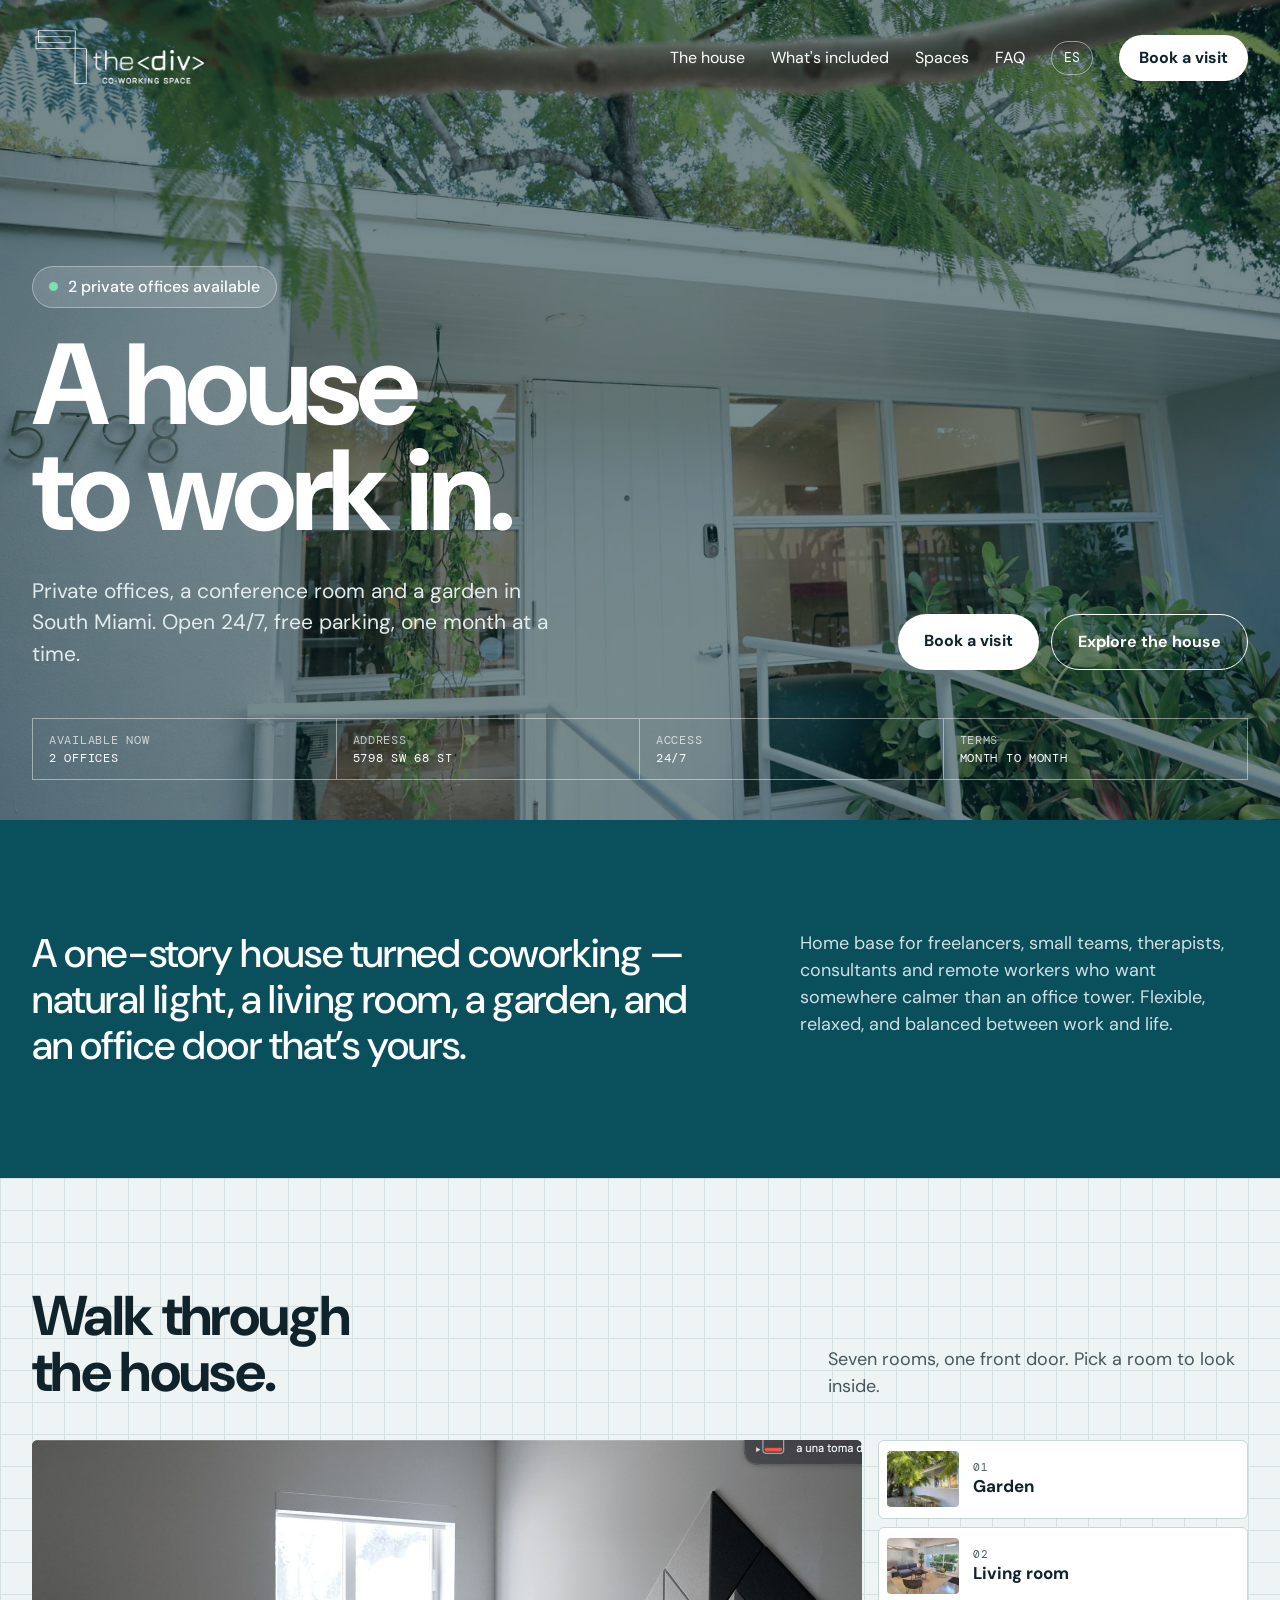
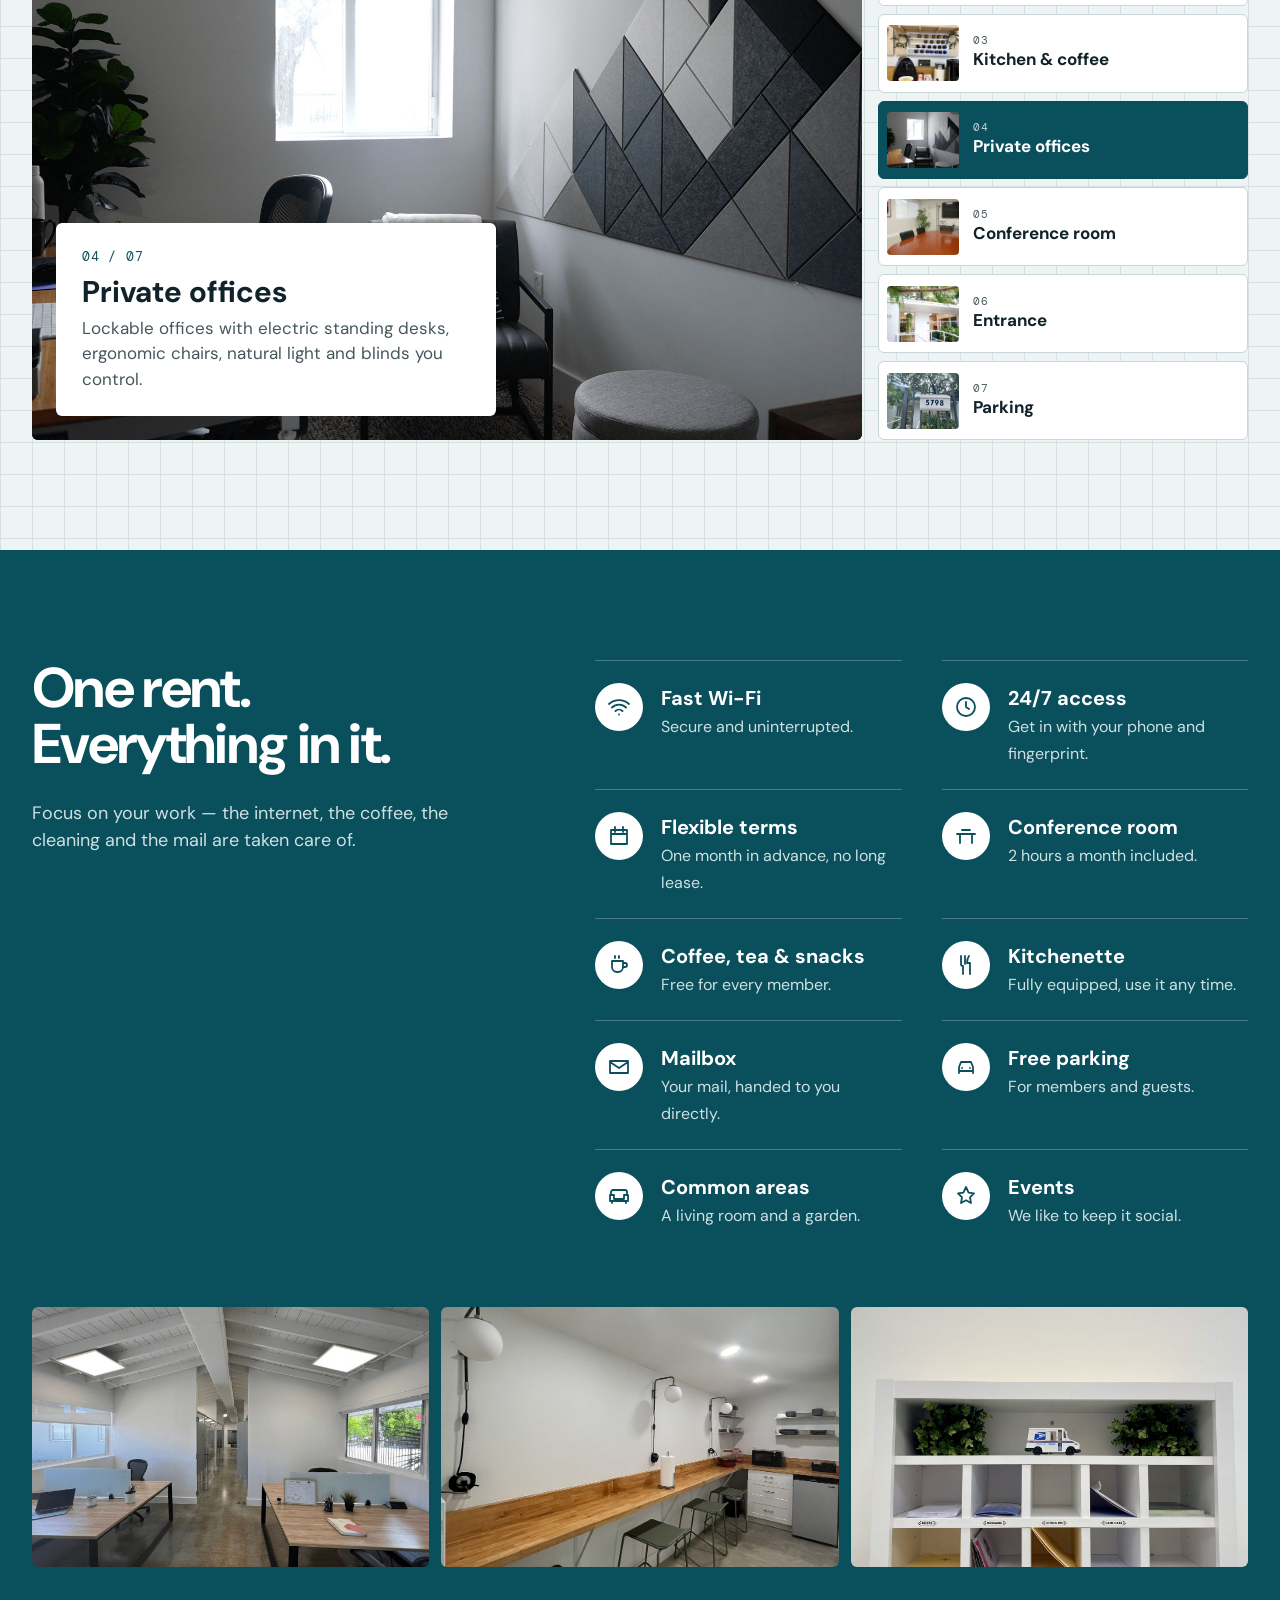
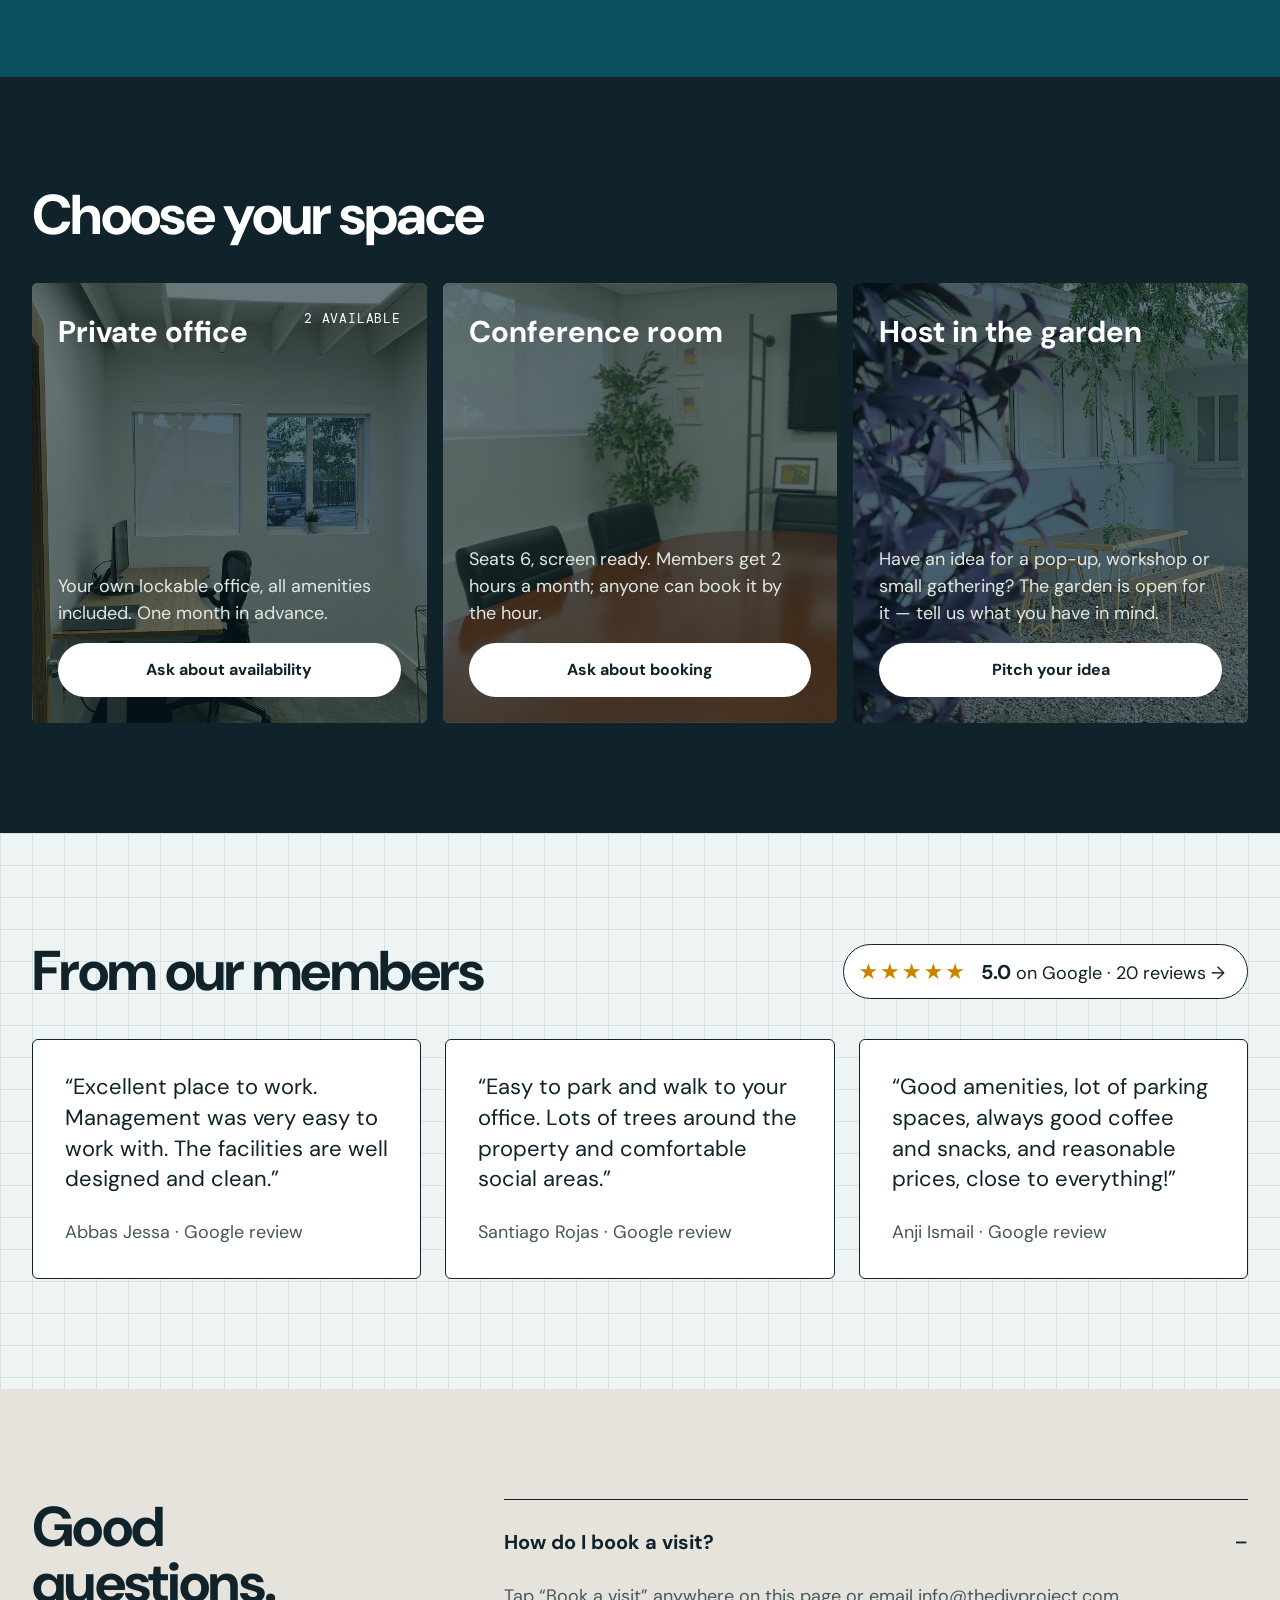
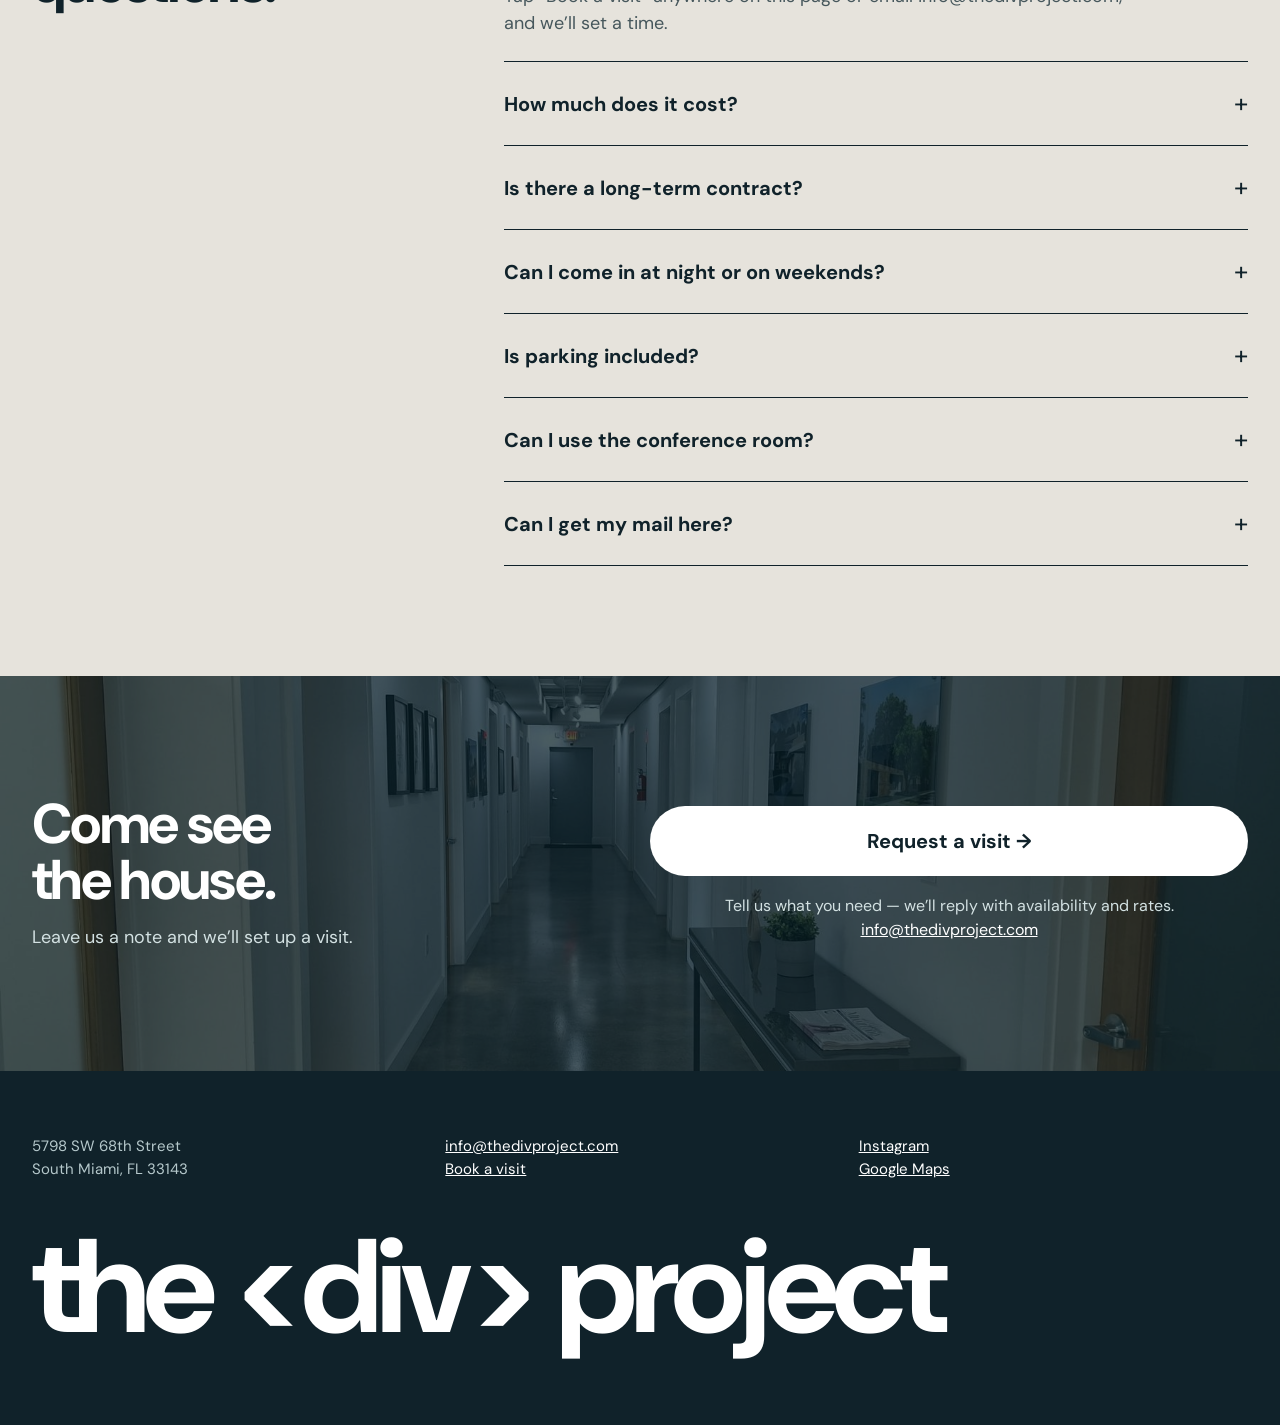
<file: docs/index.html>
<!doctype html>
<html lang="en">
<head>
<meta charset="utf-8">
<meta name="viewport" content="width=device-width, initial-scale=1">
<title>The Div Project — Coworking & private offices in South Miami</title>
<meta name="description" content="A one-story house turned coworking in South Miami: private offices, a conference room and a garden. Open 24/7, free parking, month-to-month terms.">
<link rel="canonical" href="https://www.thedivproject.com/">
<link rel="alternate" hreflang="en" href="https://www.thedivproject.com/">
<link rel="alternate" hreflang="es" href="https://www.thedivproject.com/es/">
<link rel="alternate" hreflang="x-default" href="https://www.thedivproject.com/">
<meta property="og:type" content="website">
<meta property="og:title" content="The Div Project — Coworking &amp; private offices in South Miami">
<meta property="og:description" content="A one-story house turned coworking in South Miami: private offices, a conference room and a garden. Open 24/7, free parking, month-to-month terms.">
<meta property="og:image" content="https://www.thedivproject.com/assets/og.jpg">
<meta property="og:image:width" content="1200">
<meta property="og:image:height" content="630">
<meta property="og:site_name" content="The Div Project">
<meta property="og:locale" content="en_US">
<meta name="twitter:card" content="summary_large_image">
<meta property="og:url" content="https://www.thedivproject.com/">
<meta name="theme-color" content="#0A4F5C">
<link rel="icon" href="assets/favicon.svg" type="image/svg+xml">
<link rel="preconnect" href="https://fonts.googleapis.com"><link rel="preconnect" href="https://fonts.gstatic.com" crossorigin>
<link href="https://fonts.googleapis.com/css2?family=DM+Sans:opsz,wght@9..40,400;9..40,500;9..40,700&amp;family=DM+Mono:wght@400;500&amp;display=swap" rel="stylesheet">
<link rel="stylesheet" href="assets/style.css">
<script type="application/ld+json">{"@context": "https://schema.org", "@type": "LocalBusiness", "name": "The Div Project", "description": "A one-story house turned coworking in South Miami: private offices, a conference room and a garden. Open 24/7, free parking, month-to-month terms.", "url": "https://www.thedivproject.com/", "email": "info@thedivproject.com", "image": "https://www.thedivproject.com/assets/hero.jpg", "address": {"@type": "PostalAddress", "streetAddress": "5798 SW 68th Street", "addressLocality": "South Miami", "addressRegion": "FL", "postalCode": "33143", "addressCountry": "US"}, "geo": {"@type": "GeoCoordinates", "latitude": 25.7078767, "longitude": -80.2873787}, "openingHours": "Mo-Su 00:00-23:59", "sameAs": ["https://www.instagram.com/thedivproject/"], "aggregateRating": {"@type": "AggregateRating", "ratingValue": "5.0", "reviewCount": "20"}}</script>
</head>
<body>
<a class="skip" href="#main">Skip to content</a>
<header class="hero" style="background-image:url(assets/hero.jpg)">
<div class="scrim"></div>
<nav class="wrap nav" aria-label="Main">
<a href="./" class="logo"><img src="assets/logo.png" alt="the div project" width="219" height="80"></a>
<div class="links"><a href="#house">The house</a><a href="#included">What's included</a><a href="#spaces">Spaces</a><a href="#faq">FAQ</a>
<a class="lang" href="es/" hreflang="es" lang="es">ES</a>
<a class="btn light sm" data-cta href="mailto:info@thedivproject.com?subject=Visit%20request%20—%20The%20Div&amp;body=Hi!%20I%20would%20like%20to%20schedule%20a%20visit%20to%20The%20Div.%0D%0A%0D%0AName:%0D%0AWhat%20I%20need%20(office%20/%20conference%20room%20/%20other):%0D%0APreferred%20dates:%0D%0A">Book a visit</a></div>
</nav>
<div class="wrap hero-body">
<p class="badge"><i aria-hidden="true"></i>2 private offices available</p>
<h1>A house<br>to work in.</h1>
<div class="hero-row"><p>Private offices, a conference room and a garden in South Miami. Open 24/7, free parking, one month at a time.</p>
<div class="btns"><a class="btn light" data-cta href="mailto:info@thedivproject.com?subject=Visit%20request%20—%20The%20Div&amp;body=Hi!%20I%20would%20like%20to%20schedule%20a%20visit%20to%20The%20Div.%0D%0A%0D%0AName:%0D%0AWhat%20I%20need%20(office%20/%20conference%20room%20/%20other):%0D%0APreferred%20dates:%0D%0A">Book a visit</a><a class="btn ghost" href="#house">Explore the house</a></div></div>
<div class="strip mono"><div><span>Available now</span>2 offices</div><div><span>Address</span>5798 SW 68 St</div><div><span>Access</span>24/7</div><div><span>Terms</span>Month to month</div></div>
</div>
</header>
<main id="main">
<section class="teal"><div class="wrap intro"><h2>A one-story house turned coworking — natural light, a living room, a garden, and an office door that’s yours.</h2><p>Home base for freelancers, small teams, therapists, consultants and remote workers who want somewhere calmer than an office tower. Flexible, relaxed, and balanced between work and life.</p></div></section>

<section id="house" class="bp"><div class="wrap pad">
<div class="head"><h2 class="big">Walk through<br>the house.</h2><p>Seven rooms, one front door. Pick a room to look inside.</p></div>
<div class="tour">
<div class="tour-view"><img id="tourImg" src="assets/office.jpg" alt="Private offices">
<div class="tour-card"><span class="mono" id="tourCode">04 / 07</span><h3 id="tourName">Private offices</h3><p id="tourDesc">Lockable offices with electric standing desks, ergonomic chairs, natural light and blinds you control.</p></div></div>
<div class="rooms" role="group" aria-label="Room"><button type="button" class="room" data-i="0" aria-pressed="false"><img src="assets/garden2.jpg" alt="" loading="lazy" width="72" height="56"><span><small>01</small>Garden</span></button><button type="button" class="room" data-i="1" aria-pressed="false"><img src="assets/living.jpg" alt="" loading="lazy" width="72" height="56"><span><small>02</small>Living room</span></button><button type="button" class="room" data-i="2" aria-pressed="false"><img src="assets/coffee.jpg" alt="" loading="lazy" width="72" height="56"><span><small>03</small>Kitchen & coffee</span></button><button type="button" class="room on" data-i="3" aria-pressed="true"><img src="assets/office.jpg" alt="" loading="lazy" width="72" height="56"><span><small>04</small>Private offices</span></button><button type="button" class="room" data-i="4" aria-pressed="false"><img src="assets/conf.jpg" alt="" loading="lazy" width="72" height="56"><span><small>05</small>Conference room</span></button><button type="button" class="room" data-i="5" aria-pressed="false"><img src="assets/hero.jpg" alt="" loading="lazy" width="72" height="56"><span><small>06</small>Entrance</span></button><button type="button" class="room" data-i="6" aria-pressed="false"><img src="assets/sign.jpg" alt="" loading="lazy" width="72" height="56"><span><small>07</small>Parking</span></button></div>
</div></div></section>

<section id="included" class="teal"><div class="wrap pad inc">
<div class="inc-head"><h2 class="big">One rent.<br>Everything in it.</h2><p>Focus on your work — the internet, the coffee, the cleaning and the mail are taken care of.</p></div>
<ul class="items"><li><span class="ic"><svg width="24" height="24" viewBox="0 0 24 24" fill="none" stroke="currentColor" stroke-width="1.8" stroke-linecap="round" stroke-linejoin="round" aria-hidden="true"><path d="M2 9a15 15 0 0 1 20 0M5 12.5a10 10 0 0 1 14 0M8.5 16a5 5 0 0 1 7 0M12 19.5h.01"/></svg></span><div><b>Fast Wi-Fi</b><span>Secure and uninterrupted.</span></div></li><li><span class="ic"><svg width="24" height="24" viewBox="0 0 24 24" fill="none" stroke="currentColor" stroke-width="1.8" stroke-linecap="round" stroke-linejoin="round" aria-hidden="true"><path d="M12 3a9 9 0 1 0 0 18a9 9 0 1 0 0-18M12 7v5l3 2"/></svg></span><div><b>24/7 access</b><span>Get in with your phone and fingerprint.</span></div></li><li><span class="ic"><svg width="24" height="24" viewBox="0 0 24 24" fill="none" stroke="currentColor" stroke-width="1.8" stroke-linecap="round" stroke-linejoin="round" aria-hidden="true"><path d="M4 6h16v14H4zM4 10h16M8 3v5M16 3v5"/></svg></span><div><b>Flexible terms</b><span>One month in advance, no long lease.</span></div></li><li><span class="ic"><svg width="24" height="24" viewBox="0 0 24 24" fill="none" stroke="currentColor" stroke-width="1.8" stroke-linecap="round" stroke-linejoin="round" aria-hidden="true"><path d="M3 10h18M6 10v9M18 10v9M8 6h8"/></svg></span><div><b>Conference room</b><span>2 hours a month included.</span></div></li><li><span class="ic"><svg width="24" height="24" viewBox="0 0 24 24" fill="none" stroke="currentColor" stroke-width="1.8" stroke-linecap="round" stroke-linejoin="round" aria-hidden="true"><path d="M5 8h11v6a5 5 0 0 1-5 5h-1a5 5 0 0 1-5-5zM16 10h2a2 2 0 0 1 0 4h-2M8 3v2M12 3v2"/></svg></span><div><b>Coffee, tea & snacks</b><span>Free for every member.</span></div></li><li><span class="ic"><svg width="24" height="24" viewBox="0 0 24 24" fill="none" stroke="currentColor" stroke-width="1.8" stroke-linecap="round" stroke-linejoin="round" aria-hidden="true"><path d="M7 3v8a2 2 0 0 0 2 2v8M11 3v8M15 3c-1.5 2-2 4-2 7h3v11"/></svg></span><div><b>Kitchenette</b><span>Fully equipped, use it any time.</span></div></li><li><span class="ic"><svg width="24" height="24" viewBox="0 0 24 24" fill="none" stroke="currentColor" stroke-width="1.8" stroke-linecap="round" stroke-linejoin="round" aria-hidden="true"><path d="M3 6h18v12H3zM3 7l9 6l9-6"/></svg></span><div><b>Mailbox</b><span>Your mail, handed to you directly.</span></div></li><li><span class="ic"><svg width="24" height="24" viewBox="0 0 24 24" fill="none" stroke="currentColor" stroke-width="1.8" stroke-linecap="round" stroke-linejoin="round" aria-hidden="true"><path d="M5 16v-4l2-5h10l2 5v4zM5 16v2M19 16v2M8 13h.01M16 13h.01"/></svg></span><div><b>Free parking</b><span>For members and guests.</span></div></li><li><span class="ic"><svg width="24" height="24" viewBox="0 0 24 24" fill="none" stroke="currentColor" stroke-width="1.8" stroke-linecap="round" stroke-linejoin="round" aria-hidden="true"><path d="M4 11V8a2 2 0 0 1 2-2h12a2 2 0 0 1 2 2v3M3 11h4v4h10v-4h4v6H3zM5 17v2M19 17v2"/></svg></span><div><b>Common areas</b><span>A living room and a garden.</span></div></li><li><span class="ic"><svg width="24" height="24" viewBox="0 0 24 24" fill="none" stroke="currentColor" stroke-width="1.8" stroke-linecap="round" stroke-linejoin="round" aria-hidden="true"><path d="M12 3l2.6 5.6L20 9.3l-4 4l1 5.7L12 16.3L7 19l1-5.7l-4-4l5.4-.7z"/></svg></span><div><b>Events</b><span>We like to keep it social.</span></div></li></ul>
<div class="band"><img src="assets/openoffice.jpg" alt="Shared office with desks" loading="lazy"><img src="assets/kitchen.jpg" alt="Kitchenette counter with stools" loading="lazy"><img src="assets/mail.jpg" alt="Member mailboxes" loading="lazy"></div>
</div></section>

<section id="spaces" class="dark"><div class="wrap pad"><h2 class="big mb">Choose your space</h2><div class="spaces"><article class="space"><img src="assets/office2.jpg" alt="" loading="lazy"><div class="scrim"></div><div class="space-top"><h3>Private office</h3><span class="mono">2 available</span></div><div class="space-bot"><p>Your own lockable office, all amenities included. One month in advance.</p><a class="btn light" data-cta href="mailto:info@thedivproject.com?subject=Visit%20request%20—%20The%20Div%20(Private%20office)&amp;body=Hi!%20I%20would%20like%20to%20schedule%20a%20visit%20to%20The%20Div.%0D%0A%0D%0AName:%0D%0AWhat%20I%20need%20(office%20/%20conference%20room%20/%20other):%0D%0APreferred%20dates:%0D%0A">Ask about availability</a></div></article><article class="space"><img src="assets/conf.jpg" alt="" loading="lazy"><div class="scrim"></div><div class="space-top"><h3>Conference room</h3></div><div class="space-bot"><p>Seats 6, screen ready. Members get 2 hours a month; anyone can book it by the hour.</p><a class="btn light" data-cta href="mailto:info@thedivproject.com?subject=Visit%20request%20—%20The%20Div%20(Conference%20room)&amp;body=Hi!%20I%20would%20like%20to%20schedule%20a%20visit%20to%20The%20Div.%0D%0A%0D%0AName:%0D%0AWhat%20I%20need%20(office%20/%20conference%20room%20/%20other):%0D%0APreferred%20dates:%0D%0A">Ask about booking</a></div></article><article class="space"><img src="assets/garden.jpg" alt="" loading="lazy"><div class="scrim"></div><div class="space-top"><h3>Host in the garden</h3></div><div class="space-bot"><p>Have an idea for a pop-up, workshop or small gathering? The garden is open for it — tell us what you have in mind.</p><a class="btn light" data-cta href="mailto:info@thedivproject.com?subject=Visit%20request%20—%20The%20Div%20(Garden%20event%20idea)&amp;body=Hi!%20I%20would%20like%20to%20schedule%20a%20visit%20to%20The%20Div.%0D%0A%0D%0AName:%0D%0AWhat%20I%20need%20(office%20/%20conference%20room%20/%20other):%0D%0APreferred%20dates:%0D%0A">Pitch your idea</a></div></article></div></div></section>

<section class="bp"><div class="wrap pad">
<div class="head"><h2 class="big">From our members</h2>
<a class="rating" href="https://goo.gl/maps/zZpvHULTJyQvUufR8"><span aria-hidden="true">★★★★★</span><span><b>5.0</b> on Google · 20 reviews →</span></a></div>
<div class="reviews"><figure><blockquote>“Excellent place to work. Management was very easy to work with. The facilities are well designed and clean.”</blockquote><figcaption>Abbas Jessa · Google review</figcaption></figure><figure><blockquote>“Easy to park and walk to your office. Lots of trees around the property and comfortable social areas.”</blockquote><figcaption>Santiago Rojas · Google review</figcaption></figure><figure><blockquote>“Good amenities, lot of parking spaces, always good coffee and snacks, and reasonable prices, close to everything!”</blockquote><figcaption>Anji Ismail · Google review</figcaption></figure></div>
</div></section>

<section id="faq" class="sand"><div class="wrap pad faq"><h2 class="big">Good<br>questions.</h2><div class="qs"><details open><summary>How do I book a visit?<span aria-hidden="true"></span></summary><p>Tap “Book a visit” anywhere on this page or email info@thedivproject.com, and we’ll set a time.</p></details><details><summary>How much does it cost?<span aria-hidden="true"></span></summary><p>It depends on the office and how long you need it. Send us a request and we’ll reply with current availability and rates.</p></details><details><summary>Is there a long-term contract?<span aria-hidden="true"></span></summary><p>No. Terms are month to month — one month of rent in advance.</p></details><details><summary>Can I come in at night or on weekends?<span aria-hidden="true"></span></summary><p>Yes. Members have 24/7 electronic access with their phone and fingerprint.</p></details><details><summary>Is parking included?<span aria-hidden="true"></span></summary><p>Yes, free parking for members and their guests.</p></details><details><summary>Can I use the conference room?<span aria-hidden="true"></span></summary><p>Every member gets 2 hours a month of conference room time.</p></details><details><summary>Can I get my mail here?<span aria-hidden="true"></span></summary><p>Yes. Members have a postal box and mail is handed to them directly.</p></details></div></div></section>

<section id="visit" class="visit" style="background-image:url(assets/hall.jpg)"><div class="scrim"></div>
<div class="wrap pad visit-in"><div><h2 class="big">Come see<br>the house.</h2><p>Leave us a note and we’ll set up a visit.</p></div>
<div class="visit-cta"><a class="btn light xl" data-cta href="mailto:info@thedivproject.com?subject=Visit%20request%20—%20The%20Div&amp;body=Hi!%20I%20would%20like%20to%20schedule%20a%20visit%20to%20The%20Div.%0D%0A%0D%0AName:%0D%0AWhat%20I%20need%20(office%20/%20conference%20room%20/%20other):%0D%0APreferred%20dates:%0D%0A">Request a visit →</a>
<p>Tell us what you need — we’ll reply with availability and rates. <a href="mailto:info@thedivproject.com">info@thedivproject.com</a></p></div></div>
</section>
</main>
<footer><div class="wrap">
<div class="foot">
<div>5798 SW 68th Street<br>South Miami, FL 33143</div>
<div><a href="mailto:info@thedivproject.com">info@thedivproject.com</a><br><a data-cta href="mailto:info@thedivproject.com?subject=Visit%20request%20—%20The%20Div&amp;body=Hi!%20I%20would%20like%20to%20schedule%20a%20visit%20to%20The%20Div.%0D%0A%0D%0AName:%0D%0AWhat%20I%20need%20(office%20/%20conference%20room%20/%20other):%0D%0APreferred%20dates:%0D%0A">Book a visit</a></div>
<div><a href="https://www.instagram.com/thedivproject/">Instagram</a><br><a href="https://goo.gl/maps/zZpvHULTJyQvUufR8">Google Maps</a></div>
</div>
<p class="word" aria-hidden="true">the &lt;div&gt; project</p>
</div></footer>
<div class="sticky"><span class="sa"><i aria-hidden="true"></i>2 private offices available</span><a class="btn light sm" data-cta href="mailto:info@thedivproject.com?subject=Visit%20request%20—%20The%20Div&amp;body=Hi!%20I%20would%20like%20to%20schedule%20a%20visit%20to%20The%20Div.%0D%0A%0D%0AName:%0D%0AWhat%20I%20need%20(office%20/%20conference%20room%20/%20other):%0D%0APreferred%20dates:%0D%0A">Book a visit</a></div>
<script>window.ROOMS=[{"img": "assets/garden2.jpg", "name": "Garden", "desc": "Picnic tables under the trees — for lunch, calls in the fresh air, or a break between meetings."}, {"img": "assets/living.jpg", "name": "Living room", "desc": "Sofas, plants and big windows. Where members take a break or meet clients informally."}, {"img": "assets/coffee.jpg", "name": "Kitchen & coffee", "desc": "Equipped kitchenette and coffee bar. Coffee, tea, water and snacks are free for members."}, {"img": "assets/office.jpg", "name": "Private offices", "desc": "Lockable offices with electric standing desks, ergonomic chairs, natural light and blinds you control."}, {"img": "assets/conf.jpg", "name": "Conference room", "desc": "Seats 6 with a screen for presentations and video calls. Members get 2 hours a month included."}, {"img": "assets/hero.jpg", "name": "Entrance", "desc": "24/7 electronic access with your phone and fingerprint. Mail is handed to you directly."}, {"img": "assets/sign.jpg", "name": "Parking", "desc": "Free parking for members and guests, right at the house."}];</script>
<script src="assets/site.js" defer></script>
</body>
</html>
</file>
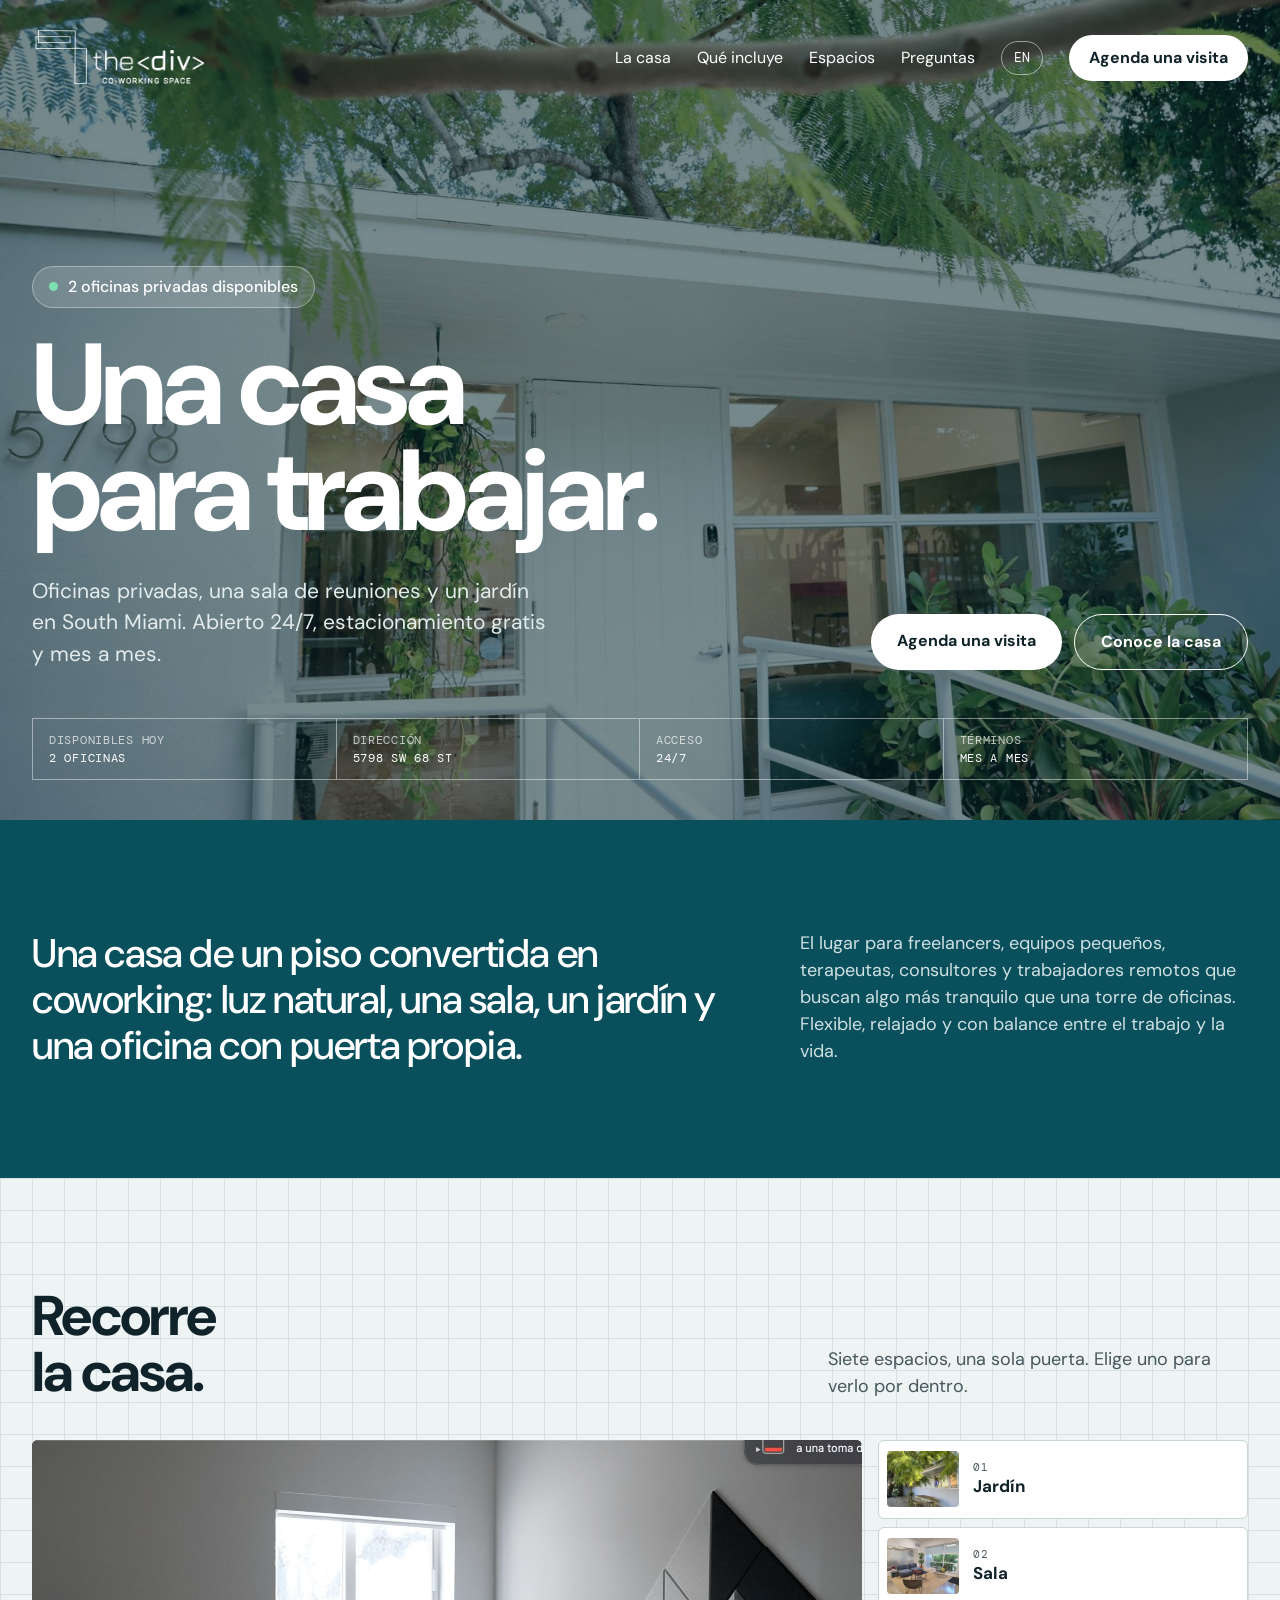
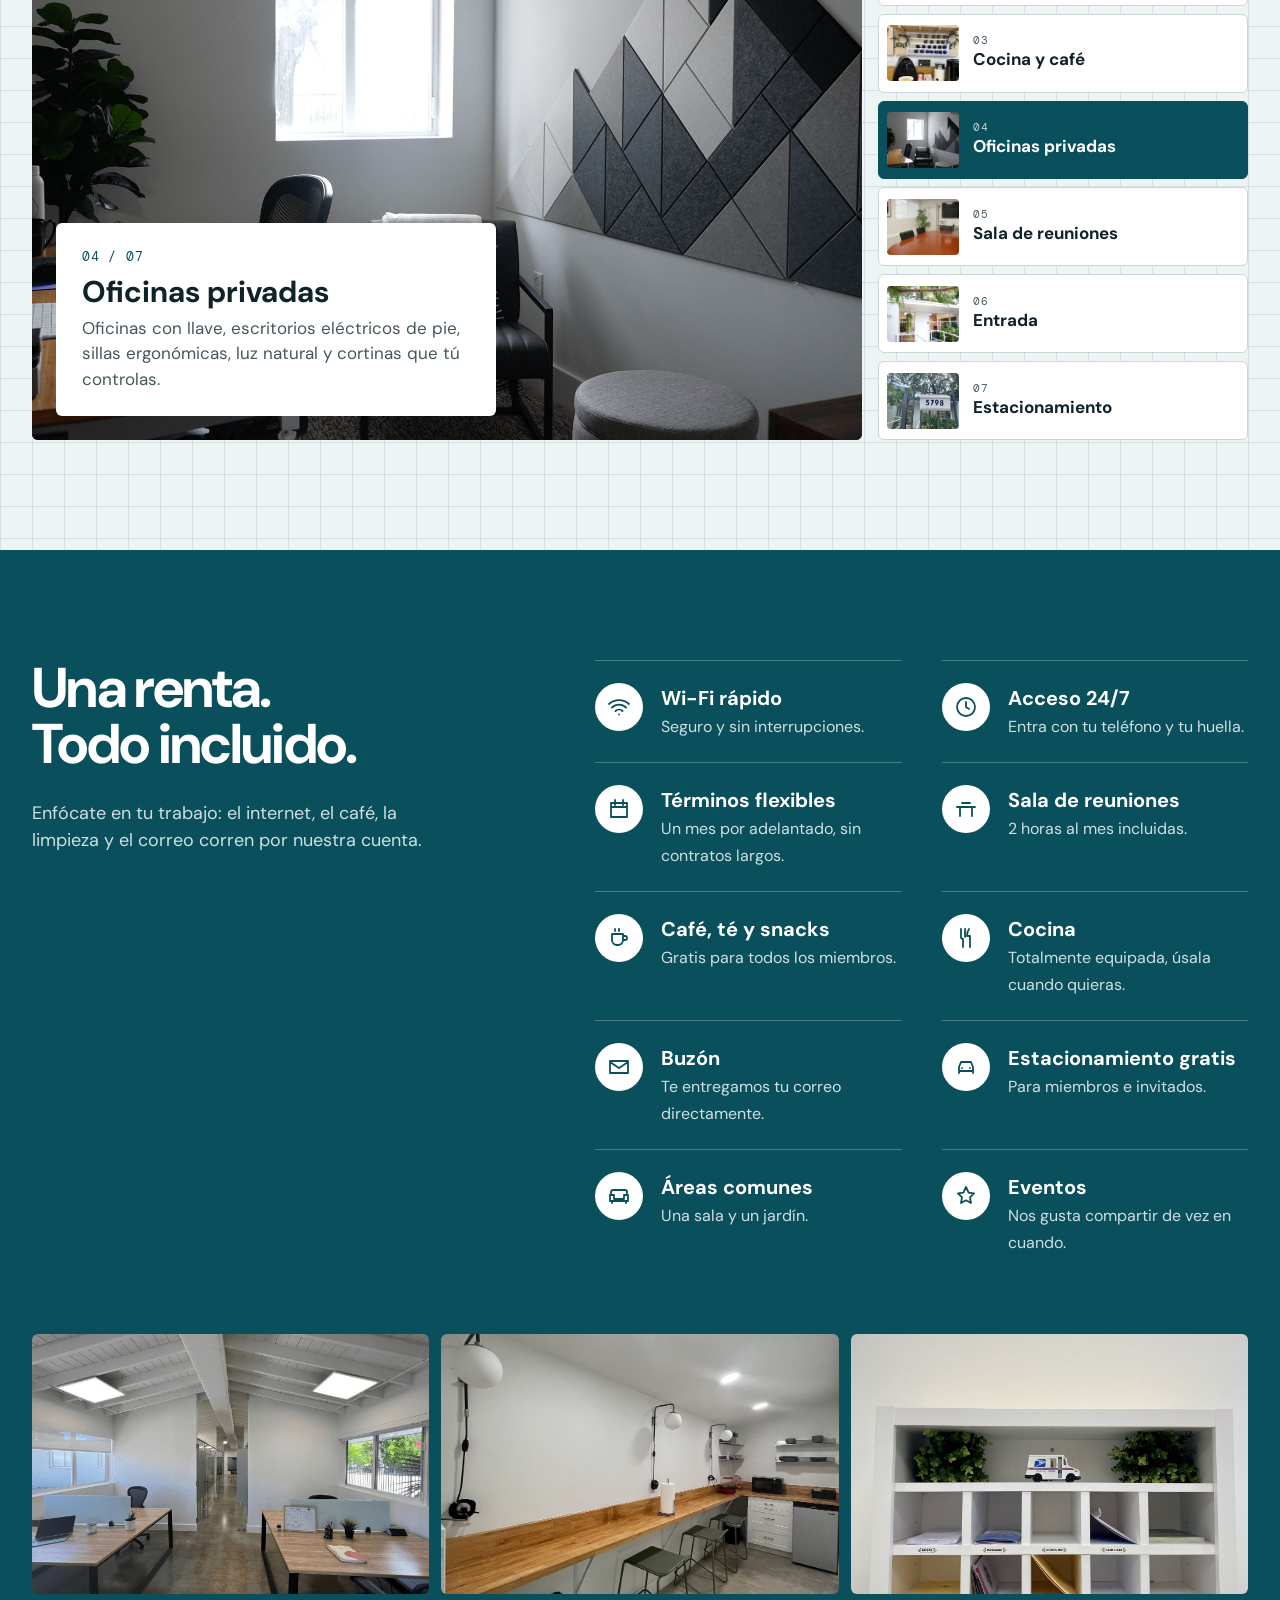
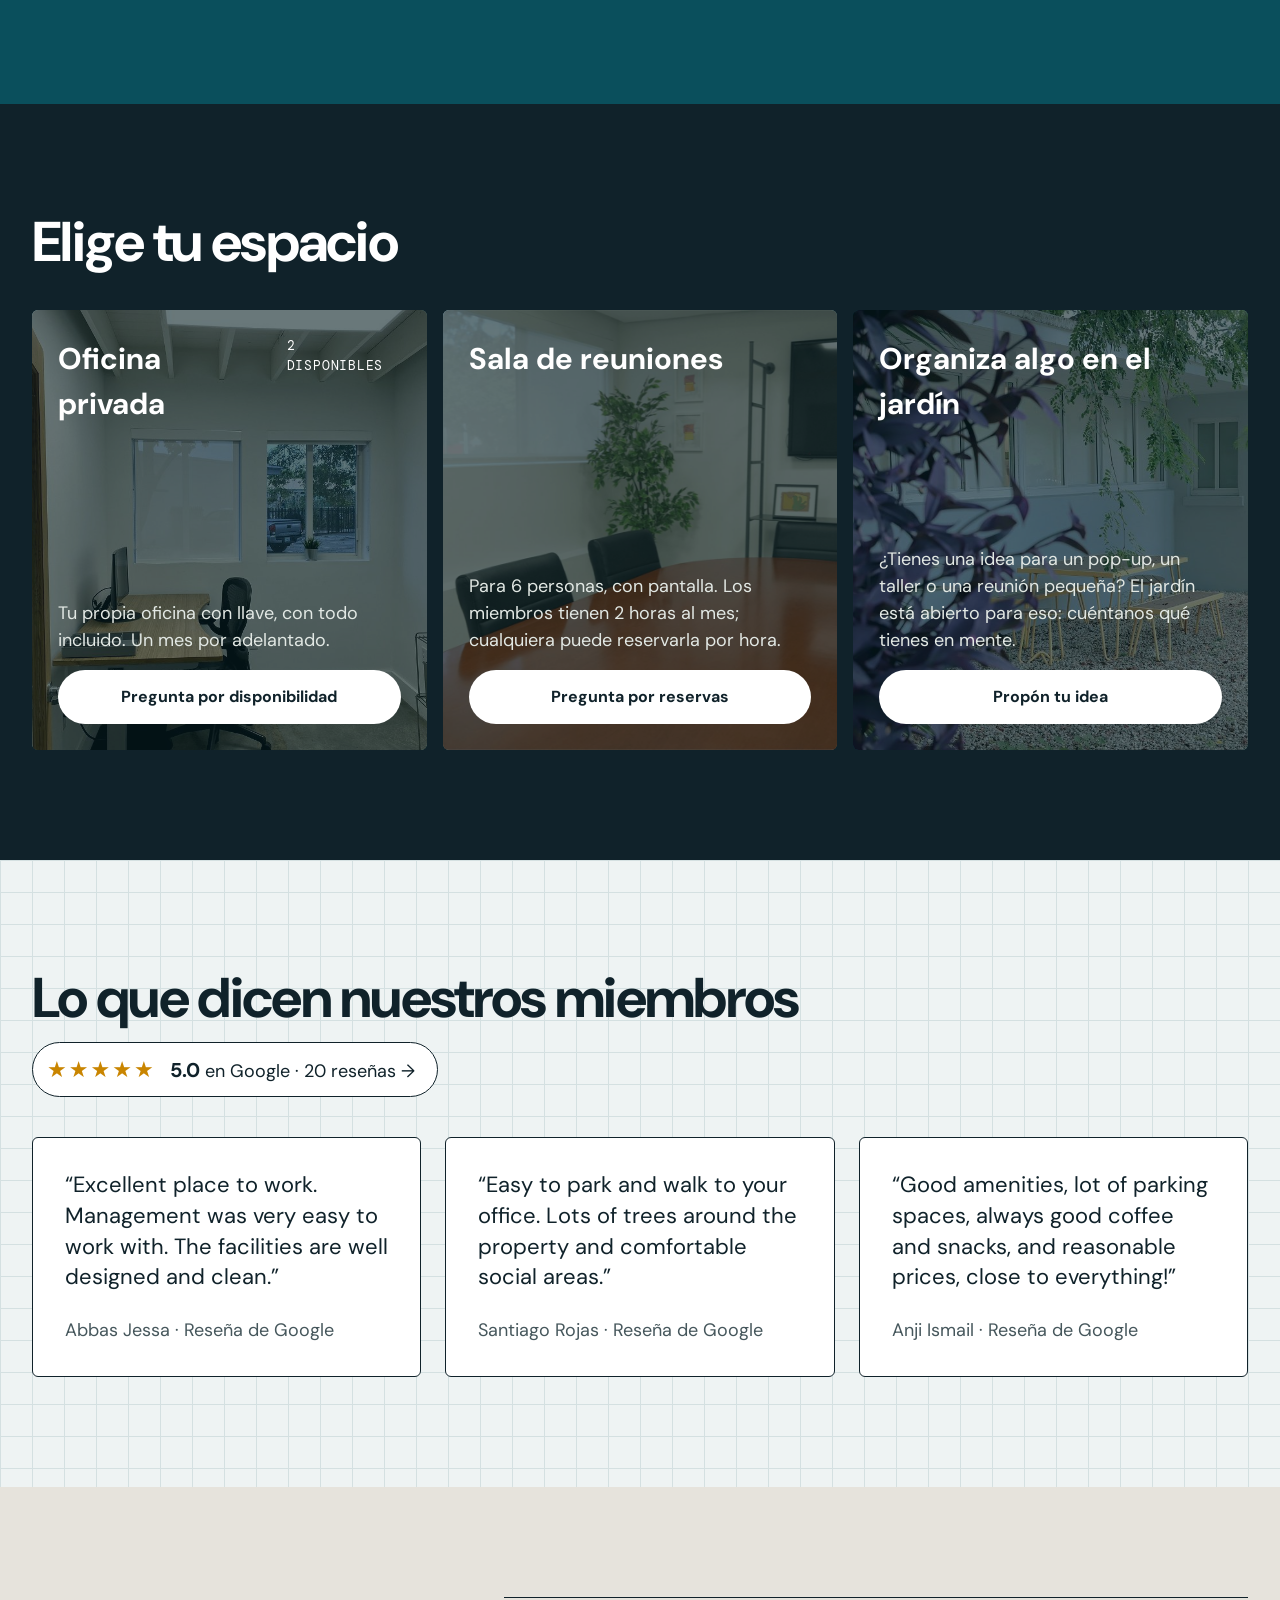
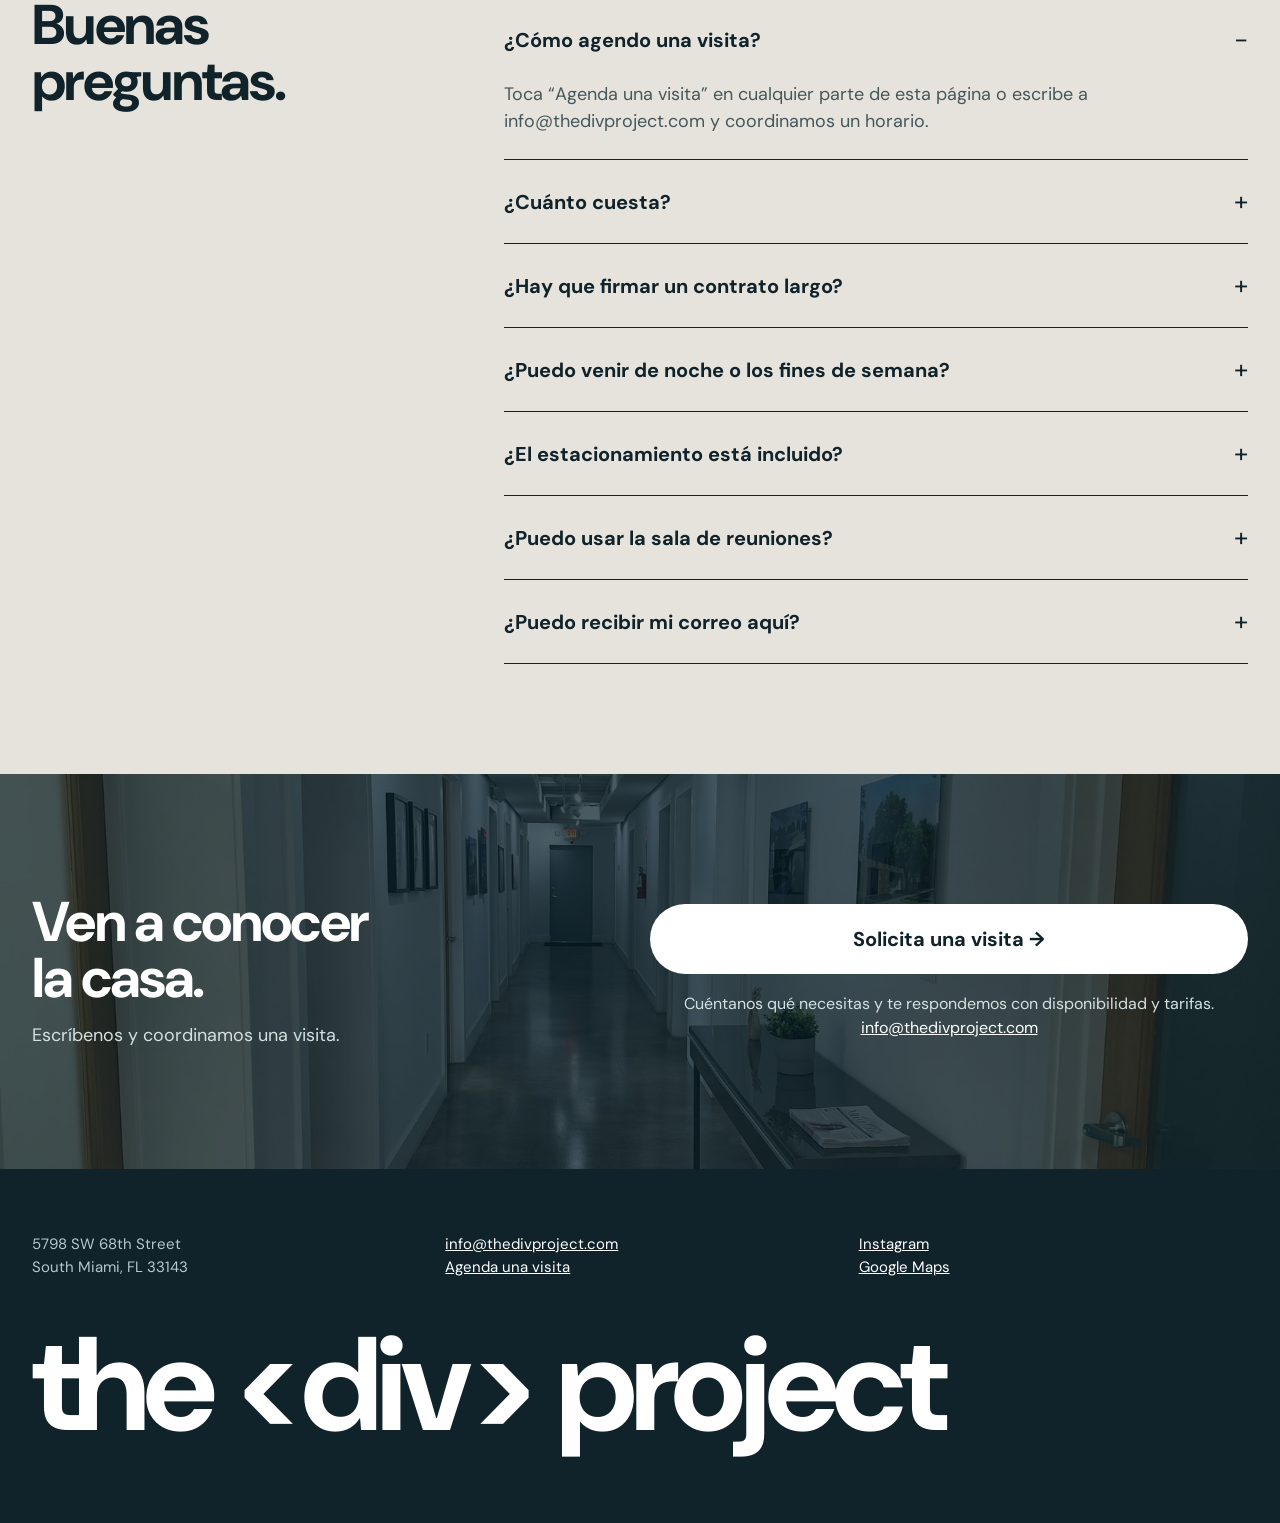
<file: docs/es/index.html>
<!doctype html>
<html lang="es">
<head>
<meta charset="utf-8">
<meta name="viewport" content="width=device-width, initial-scale=1">
<title>The Div Project — Coworking y oficinas privadas en South Miami</title>
<meta name="description" content="Una casa de un piso convertida en coworking en South Miami: oficinas privadas, sala de reuniones y jardín. Abierto 24/7, estacionamiento gratis, mes a mes.">
<link rel="canonical" href="https://www.thedivproject.com/es/">
<link rel="alternate" hreflang="en" href="https://www.thedivproject.com/">
<link rel="alternate" hreflang="es" href="https://www.thedivproject.com/es/">
<link rel="alternate" hreflang="x-default" href="https://www.thedivproject.com/">
<meta property="og:type" content="website">
<meta property="og:title" content="The Div Project — Coworking y oficinas privadas en South Miami">
<meta property="og:description" content="Una casa de un piso convertida en coworking en South Miami: oficinas privadas, sala de reuniones y jardín. Abierto 24/7, estacionamiento gratis, mes a mes.">
<meta property="og:image" content="https://www.thedivproject.com/assets/og-es.jpg">
<meta property="og:image:width" content="1200">
<meta property="og:image:height" content="630">
<meta property="og:site_name" content="The Div Project">
<meta property="og:locale" content="es_US">
<meta name="twitter:card" content="summary_large_image">
<meta property="og:url" content="https://www.thedivproject.com/es/">
<meta name="theme-color" content="#0A4F5C">
<link rel="icon" href="../assets/favicon.svg" type="image/svg+xml">
<link rel="preconnect" href="https://fonts.googleapis.com"><link rel="preconnect" href="https://fonts.gstatic.com" crossorigin>
<link href="https://fonts.googleapis.com/css2?family=DM+Sans:opsz,wght@9..40,400;9..40,500;9..40,700&amp;family=DM+Mono:wght@400;500&amp;display=swap" rel="stylesheet">
<link rel="stylesheet" href="../assets/style.css">
<script type="application/ld+json">{"@context": "https://schema.org", "@type": "LocalBusiness", "name": "The Div Project", "description": "Una casa de un piso convertida en coworking en South Miami: oficinas privadas, sala de reuniones y jardín. Abierto 24/7, estacionamiento gratis, mes a mes.", "url": "https://www.thedivproject.com/es/", "email": "info@thedivproject.com", "image": "https://www.thedivproject.com/assets/hero.jpg", "address": {"@type": "PostalAddress", "streetAddress": "5798 SW 68th Street", "addressLocality": "South Miami", "addressRegion": "FL", "postalCode": "33143", "addressCountry": "US"}, "geo": {"@type": "GeoCoordinates", "latitude": 25.7078767, "longitude": -80.2873787}, "openingHours": "Mo-Su 00:00-23:59", "sameAs": ["https://www.instagram.com/thedivproject/"], "aggregateRating": {"@type": "AggregateRating", "ratingValue": "5.0", "reviewCount": "20"}}</script>
</head>
<body>
<a class="skip" href="#main">Saltar al contenido</a>
<header class="hero" style="background-image:url(../assets/hero.jpg)">
<div class="scrim"></div>
<nav class="wrap nav" aria-label="Main">
<a href="../" class="logo"><img src="../assets/logo.png" alt="the div project" width="219" height="80"></a>
<div class="links"><a href="#house">La casa</a><a href="#included">Qué incluye</a><a href="#spaces">Espacios</a><a href="#faq">Preguntas</a>
<a class="lang" href="../" hreflang="en" lang="en">EN</a>
<a class="btn light sm" data-cta href="mailto:info@thedivproject.com?subject=Solicitud%20de%20visita%20—%20The%20Div&amp;body=¡Hola!%20Me%20gustaría%20agendar%20una%20visita%20a%20The%20Div.%0D%0A%0D%0ANombre:%0D%0AQué%20necesito%20(oficina%20/%20sala%20de%20reuniones%20/%20otro):%0D%0AFechas%20preferidas:%0D%0A">Agenda una visita</a></div>
</nav>
<div class="wrap hero-body">
<p class="badge"><i aria-hidden="true"></i>2 oficinas privadas disponibles</p>
<h1>Una casa<br>para trabajar.</h1>
<div class="hero-row"><p>Oficinas privadas, una sala de reuniones y un jardín en South Miami. Abierto 24/7, estacionamiento gratis y mes a mes.</p>
<div class="btns"><a class="btn light" data-cta href="mailto:info@thedivproject.com?subject=Solicitud%20de%20visita%20—%20The%20Div&amp;body=¡Hola!%20Me%20gustaría%20agendar%20una%20visita%20a%20The%20Div.%0D%0A%0D%0ANombre:%0D%0AQué%20necesito%20(oficina%20/%20sala%20de%20reuniones%20/%20otro):%0D%0AFechas%20preferidas:%0D%0A">Agenda una visita</a><a class="btn ghost" href="#house">Conoce la casa</a></div></div>
<div class="strip mono"><div><span>Disponibles hoy</span>2 oficinas</div><div><span>Dirección</span>5798 SW 68 St</div><div><span>Acceso</span>24/7</div><div><span>Términos</span>Mes a mes</div></div>
</div>
</header>
<main id="main">
<section class="teal"><div class="wrap intro"><h2>Una casa de un piso convertida en coworking: luz natural, una sala, un jardín y una oficina con puerta propia.</h2><p>El lugar para freelancers, equipos pequeños, terapeutas, consultores y trabajadores remotos que buscan algo más tranquilo que una torre de oficinas. Flexible, relajado y con balance entre el trabajo y la vida.</p></div></section>

<section id="house" class="bp"><div class="wrap pad">
<div class="head"><h2 class="big">Recorre<br>la casa.</h2><p>Siete espacios, una sola puerta. Elige uno para verlo por dentro.</p></div>
<div class="tour">
<div class="tour-view"><img id="tourImg" src="../assets/office.jpg" alt="Oficinas privadas">
<div class="tour-card"><span class="mono" id="tourCode">04 / 07</span><h3 id="tourName">Oficinas privadas</h3><p id="tourDesc">Oficinas con llave, escritorios eléctricos de pie, sillas ergonómicas, luz natural y cortinas que tú controlas.</p></div></div>
<div class="rooms" role="group" aria-label="Espacio"><button type="button" class="room" data-i="0" aria-pressed="false"><img src="../assets/garden2.jpg" alt="" loading="lazy" width="72" height="56"><span><small>01</small>Jardín</span></button><button type="button" class="room" data-i="1" aria-pressed="false"><img src="../assets/living.jpg" alt="" loading="lazy" width="72" height="56"><span><small>02</small>Sala</span></button><button type="button" class="room" data-i="2" aria-pressed="false"><img src="../assets/coffee.jpg" alt="" loading="lazy" width="72" height="56"><span><small>03</small>Cocina y café</span></button><button type="button" class="room on" data-i="3" aria-pressed="true"><img src="../assets/office.jpg" alt="" loading="lazy" width="72" height="56"><span><small>04</small>Oficinas privadas</span></button><button type="button" class="room" data-i="4" aria-pressed="false"><img src="../assets/conf.jpg" alt="" loading="lazy" width="72" height="56"><span><small>05</small>Sala de reuniones</span></button><button type="button" class="room" data-i="5" aria-pressed="false"><img src="../assets/hero.jpg" alt="" loading="lazy" width="72" height="56"><span><small>06</small>Entrada</span></button><button type="button" class="room" data-i="6" aria-pressed="false"><img src="../assets/sign.jpg" alt="" loading="lazy" width="72" height="56"><span><small>07</small>Estacionamiento</span></button></div>
</div></div></section>

<section id="included" class="teal"><div class="wrap pad inc">
<div class="inc-head"><h2 class="big">Una renta.<br>Todo incluido.</h2><p>Enfócate en tu trabajo: el internet, el café, la limpieza y el correo corren por nuestra cuenta.</p></div>
<ul class="items"><li><span class="ic"><svg width="24" height="24" viewBox="0 0 24 24" fill="none" stroke="currentColor" stroke-width="1.8" stroke-linecap="round" stroke-linejoin="round" aria-hidden="true"><path d="M2 9a15 15 0 0 1 20 0M5 12.5a10 10 0 0 1 14 0M8.5 16a5 5 0 0 1 7 0M12 19.5h.01"/></svg></span><div><b>Wi-Fi rápido</b><span>Seguro y sin interrupciones.</span></div></li><li><span class="ic"><svg width="24" height="24" viewBox="0 0 24 24" fill="none" stroke="currentColor" stroke-width="1.8" stroke-linecap="round" stroke-linejoin="round" aria-hidden="true"><path d="M12 3a9 9 0 1 0 0 18a9 9 0 1 0 0-18M12 7v5l3 2"/></svg></span><div><b>Acceso 24/7</b><span>Entra con tu teléfono y tu huella.</span></div></li><li><span class="ic"><svg width="24" height="24" viewBox="0 0 24 24" fill="none" stroke="currentColor" stroke-width="1.8" stroke-linecap="round" stroke-linejoin="round" aria-hidden="true"><path d="M4 6h16v14H4zM4 10h16M8 3v5M16 3v5"/></svg></span><div><b>Términos flexibles</b><span>Un mes por adelantado, sin contratos largos.</span></div></li><li><span class="ic"><svg width="24" height="24" viewBox="0 0 24 24" fill="none" stroke="currentColor" stroke-width="1.8" stroke-linecap="round" stroke-linejoin="round" aria-hidden="true"><path d="M3 10h18M6 10v9M18 10v9M8 6h8"/></svg></span><div><b>Sala de reuniones</b><span>2 horas al mes incluidas.</span></div></li><li><span class="ic"><svg width="24" height="24" viewBox="0 0 24 24" fill="none" stroke="currentColor" stroke-width="1.8" stroke-linecap="round" stroke-linejoin="round" aria-hidden="true"><path d="M5 8h11v6a5 5 0 0 1-5 5h-1a5 5 0 0 1-5-5zM16 10h2a2 2 0 0 1 0 4h-2M8 3v2M12 3v2"/></svg></span><div><b>Café, té y snacks</b><span>Gratis para todos los miembros.</span></div></li><li><span class="ic"><svg width="24" height="24" viewBox="0 0 24 24" fill="none" stroke="currentColor" stroke-width="1.8" stroke-linecap="round" stroke-linejoin="round" aria-hidden="true"><path d="M7 3v8a2 2 0 0 0 2 2v8M11 3v8M15 3c-1.5 2-2 4-2 7h3v11"/></svg></span><div><b>Cocina</b><span>Totalmente equipada, úsala cuando quieras.</span></div></li><li><span class="ic"><svg width="24" height="24" viewBox="0 0 24 24" fill="none" stroke="currentColor" stroke-width="1.8" stroke-linecap="round" stroke-linejoin="round" aria-hidden="true"><path d="M3 6h18v12H3zM3 7l9 6l9-6"/></svg></span><div><b>Buzón</b><span>Te entregamos tu correo directamente.</span></div></li><li><span class="ic"><svg width="24" height="24" viewBox="0 0 24 24" fill="none" stroke="currentColor" stroke-width="1.8" stroke-linecap="round" stroke-linejoin="round" aria-hidden="true"><path d="M5 16v-4l2-5h10l2 5v4zM5 16v2M19 16v2M8 13h.01M16 13h.01"/></svg></span><div><b>Estacionamiento gratis</b><span>Para miembros e invitados.</span></div></li><li><span class="ic"><svg width="24" height="24" viewBox="0 0 24 24" fill="none" stroke="currentColor" stroke-width="1.8" stroke-linecap="round" stroke-linejoin="round" aria-hidden="true"><path d="M4 11V8a2 2 0 0 1 2-2h12a2 2 0 0 1 2 2v3M3 11h4v4h10v-4h4v6H3zM5 17v2M19 17v2"/></svg></span><div><b>Áreas comunes</b><span>Una sala y un jardín.</span></div></li><li><span class="ic"><svg width="24" height="24" viewBox="0 0 24 24" fill="none" stroke="currentColor" stroke-width="1.8" stroke-linecap="round" stroke-linejoin="round" aria-hidden="true"><path d="M12 3l2.6 5.6L20 9.3l-4 4l1 5.7L12 16.3L7 19l1-5.7l-4-4l5.4-.7z"/></svg></span><div><b>Eventos</b><span>Nos gusta compartir de vez en cuando.</span></div></li></ul>
<div class="band"><img src="../assets/openoffice.jpg" alt="Oficina compartida con escritorios" loading="lazy"><img src="../assets/kitchen.jpg" alt="Barra de cocina con bancos" loading="lazy"><img src="../assets/mail.jpg" alt="Buzones de los miembros" loading="lazy"></div>
</div></section>

<section id="spaces" class="dark"><div class="wrap pad"><h2 class="big mb">Elige tu espacio</h2><div class="spaces"><article class="space"><img src="../assets/office2.jpg" alt="" loading="lazy"><div class="scrim"></div><div class="space-top"><h3>Oficina privada</h3><span class="mono">2 disponibles</span></div><div class="space-bot"><p>Tu propia oficina con llave, con todo incluido. Un mes por adelantado.</p><a class="btn light" data-cta href="mailto:info@thedivproject.com?subject=Solicitud%20de%20visita%20—%20The%20Div%20(Oficina%20privada)&amp;body=¡Hola!%20Me%20gustaría%20agendar%20una%20visita%20a%20The%20Div.%0D%0A%0D%0ANombre:%0D%0AQué%20necesito%20(oficina%20/%20sala%20de%20reuniones%20/%20otro):%0D%0AFechas%20preferidas:%0D%0A">Pregunta por disponibilidad</a></div></article><article class="space"><img src="../assets/conf.jpg" alt="" loading="lazy"><div class="scrim"></div><div class="space-top"><h3>Sala de reuniones</h3></div><div class="space-bot"><p>Para 6 personas, con pantalla. Los miembros tienen 2 horas al mes; cualquiera puede reservarla por hora.</p><a class="btn light" data-cta href="mailto:info@thedivproject.com?subject=Solicitud%20de%20visita%20—%20The%20Div%20(Sala%20de%20reuniones)&amp;body=¡Hola!%20Me%20gustaría%20agendar%20una%20visita%20a%20The%20Div.%0D%0A%0D%0ANombre:%0D%0AQué%20necesito%20(oficina%20/%20sala%20de%20reuniones%20/%20otro):%0D%0AFechas%20preferidas:%0D%0A">Pregunta por reservas</a></div></article><article class="space"><img src="../assets/garden.jpg" alt="" loading="lazy"><div class="scrim"></div><div class="space-top"><h3>Organiza algo en el jardín</h3></div><div class="space-bot"><p>¿Tienes una idea para un pop-up, un taller o una reunión pequeña? El jardín está abierto para eso: cuéntanos qué tienes en mente.</p><a class="btn light" data-cta href="mailto:info@thedivproject.com?subject=Solicitud%20de%20visita%20—%20The%20Div%20(Idea%20para%20el%20jardín)&amp;body=¡Hola!%20Me%20gustaría%20agendar%20una%20visita%20a%20The%20Div.%0D%0A%0D%0ANombre:%0D%0AQué%20necesito%20(oficina%20/%20sala%20de%20reuniones%20/%20otro):%0D%0AFechas%20preferidas:%0D%0A">Propón tu idea</a></div></article></div></div></section>

<section class="bp"><div class="wrap pad">
<div class="head"><h2 class="big">Lo que dicen nuestros miembros</h2>
<a class="rating" href="https://goo.gl/maps/zZpvHULTJyQvUufR8"><span aria-hidden="true">★★★★★</span><span><b>5.0</b> en Google · 20 reseñas →</span></a></div>
<div class="reviews"><figure><blockquote>“Excellent place to work. Management was very easy to work with. The facilities are well designed and clean.”</blockquote><figcaption>Abbas Jessa · Reseña de Google</figcaption></figure><figure><blockquote>“Easy to park and walk to your office. Lots of trees around the property and comfortable social areas.”</blockquote><figcaption>Santiago Rojas · Reseña de Google</figcaption></figure><figure><blockquote>“Good amenities, lot of parking spaces, always good coffee and snacks, and reasonable prices, close to everything!”</blockquote><figcaption>Anji Ismail · Reseña de Google</figcaption></figure></div>
</div></section>

<section id="faq" class="sand"><div class="wrap pad faq"><h2 class="big">Buenas<br>preguntas.</h2><div class="qs"><details open><summary>¿Cómo agendo una visita?<span aria-hidden="true"></span></summary><p>Toca “Agenda una visita” en cualquier parte de esta página o escribe a info@thedivproject.com y coordinamos un horario.</p></details><details><summary>¿Cuánto cuesta?<span aria-hidden="true"></span></summary><p>Depende de la oficina y del tiempo que la necesites. Envíanos una solicitud y te respondemos con la disponibilidad y las tarifas actuales.</p></details><details><summary>¿Hay que firmar un contrato largo?<span aria-hidden="true"></span></summary><p>No. Los términos son mes a mes, con un mes de renta por adelantado.</p></details><details><summary>¿Puedo venir de noche o los fines de semana?<span aria-hidden="true"></span></summary><p>Sí. Los miembros tienen acceso electrónico 24/7 con su teléfono y su huella.</p></details><details><summary>¿El estacionamiento está incluido?<span aria-hidden="true"></span></summary><p>Sí, es gratis para miembros y sus invitados.</p></details><details><summary>¿Puedo usar la sala de reuniones?<span aria-hidden="true"></span></summary><p>Cada miembro tiene 2 horas al mes de sala de reuniones.</p></details><details><summary>¿Puedo recibir mi correo aquí?<span aria-hidden="true"></span></summary><p>Sí. Los miembros tienen un buzón y les entregamos el correo directamente.</p></details></div></div></section>

<section id="visit" class="visit" style="background-image:url(../assets/hall.jpg)"><div class="scrim"></div>
<div class="wrap pad visit-in"><div><h2 class="big">Ven a conocer<br>la casa.</h2><p>Escríbenos y coordinamos una visita.</p></div>
<div class="visit-cta"><a class="btn light xl" data-cta href="mailto:info@thedivproject.com?subject=Solicitud%20de%20visita%20—%20The%20Div&amp;body=¡Hola!%20Me%20gustaría%20agendar%20una%20visita%20a%20The%20Div.%0D%0A%0D%0ANombre:%0D%0AQué%20necesito%20(oficina%20/%20sala%20de%20reuniones%20/%20otro):%0D%0AFechas%20preferidas:%0D%0A">Solicita una visita →</a>
<p>Cuéntanos qué necesitas y te respondemos con disponibilidad y tarifas. <a href="mailto:info@thedivproject.com">info@thedivproject.com</a></p></div></div>
</section>
</main>
<footer><div class="wrap">
<div class="foot">
<div>5798 SW 68th Street<br>South Miami, FL 33143</div>
<div><a href="mailto:info@thedivproject.com">info@thedivproject.com</a><br><a data-cta href="mailto:info@thedivproject.com?subject=Solicitud%20de%20visita%20—%20The%20Div&amp;body=¡Hola!%20Me%20gustaría%20agendar%20una%20visita%20a%20The%20Div.%0D%0A%0D%0ANombre:%0D%0AQué%20necesito%20(oficina%20/%20sala%20de%20reuniones%20/%20otro):%0D%0AFechas%20preferidas:%0D%0A">Agenda una visita</a></div>
<div><a href="https://www.instagram.com/thedivproject/">Instagram</a><br><a href="https://goo.gl/maps/zZpvHULTJyQvUufR8">Google Maps</a></div>
</div>
<p class="word" aria-hidden="true">the &lt;div&gt; project</p>
</div></footer>
<div class="sticky"><span class="sa"><i aria-hidden="true"></i>2 oficinas privadas disponibles</span><a class="btn light sm" data-cta href="mailto:info@thedivproject.com?subject=Solicitud%20de%20visita%20—%20The%20Div&amp;body=¡Hola!%20Me%20gustaría%20agendar%20una%20visita%20a%20The%20Div.%0D%0A%0D%0ANombre:%0D%0AQué%20necesito%20(oficina%20/%20sala%20de%20reuniones%20/%20otro):%0D%0AFechas%20preferidas:%0D%0A">Agenda una visita</a></div>
<script>window.ROOMS=[{"img": "../assets/garden2.jpg", "name": "Jardín", "desc": "Mesas bajo los árboles para almorzar, hacer llamadas al aire libre o descansar entre reuniones."}, {"img": "../assets/living.jpg", "name": "Sala", "desc": "Sofás, plantas y ventanales. Donde los miembros toman un descanso o se reúnen con clientes de forma informal."}, {"img": "../assets/coffee.jpg", "name": "Cocina y café", "desc": "Cocina equipada y barra de café. Café, té, agua y snacks gratis para los miembros."}, {"img": "../assets/office.jpg", "name": "Oficinas privadas", "desc": "Oficinas con llave, escritorios eléctricos de pie, sillas ergonómicas, luz natural y cortinas que tú controlas."}, {"img": "../assets/conf.jpg", "name": "Sala de reuniones", "desc": "Para 6 personas, con pantalla para presentaciones y videollamadas. Los miembros tienen 2 horas al mes incluidas."}, {"img": "../assets/hero.jpg", "name": "Entrada", "desc": "Acceso electrónico 24/7 con tu teléfono y huella. Te entregamos el correo directamente."}, {"img": "../assets/sign.jpg", "name": "Estacionamiento", "desc": "Estacionamiento gratis para miembros e invitados, en la misma casa."}];</script>
<script src="../assets/site.js" defer></script>
</body>
</html>
</file>
<file: docs/assets/style.css>
*{box-sizing:border-box}
html{scroll-behavior:smooth}
body{margin:0;background:#F4F2ED;color:#10222A;font:18px/1.5 'DM Sans',system-ui,sans-serif;-webkit-font-smoothing:antialiased}
img{max-width:100%;display:block}
a{color:#0A4F5C}a:hover{color:#10222A}
h1,h2,h3{margin:0}
.wrap{max-width:1280px;margin:0 auto;padding-left:32px;padding-right:32px}
.pad{padding-top:110px;padding-bottom:110px}
.mono{font-family:'DM Mono',monospace;font-size:13px;letter-spacing:.06em;text-transform:uppercase}
.k{margin:0 0 12px;color:#0A4F5C}.k2{margin:0;color:#9FD0D6}
.big{font-size:clamp(40px,5vw,56px);line-height:1;font-weight:700;letter-spacing:-.03em}
.mb{margin-bottom:40px}
.skip{position:absolute;left:-999px;top:8px;background:#fff;padding:8px 14px;z-index:20}.skip:focus{left:8px}
.btn{display:inline-block;padding:15px 26px;border-radius:999px;font-weight:700;text-decoration:none;font-size:16px;text-align:center}
.btn.light{background:#fff;color:#10222A}.btn.light:hover{background:#E3ECEC}
.btn.ghost{border:1.5px solid #fff;color:#fff}.btn.ghost:hover{background:rgba(255,255,255,.12);color:#fff}
.btn.sm{padding:11px 20px}.btn.xl{font-size:20px;padding:20px 32px}
.scrim{position:absolute;inset:0;background:rgba(6,40,47,.55)}
/* hero */
.hero{position:relative;min-height:820px;display:flex;flex-direction:column;background:#10222A center/cover no-repeat;color:#fff}
.nav{position:relative;display:flex;flex-wrap:wrap;gap:16px 28px;align-items:center;justify-content:space-between;padding-top:26px;padding-bottom:26px;width:100%}
.logo img{height:64px;width:auto}
.links{display:flex;flex-wrap:wrap;gap:8px 26px;align-items:center;font-size:16px}
.links>a:not(.btn){color:#fff;text-decoration:none}.links>a:not(.btn):hover{text-decoration:underline}
.lang{font-family:'DM Mono',monospace;font-size:13px;border:1px solid rgba(255,255,255,.5);border-radius:999px;padding:6px 12px}
.hero-body{position:relative;flex:1;display:flex;flex-direction:column;justify-content:flex-end;padding-bottom:40px;width:100%}
.badge{margin:0 0 24px;align-self:flex-start;display:inline-flex;align-items:center;gap:10px;padding:8px 16px;border-radius:999px;background:rgba(255,255,255,.14);border:1px solid rgba(255,255,255,.35);font-size:16px;font-weight:500}
.badge i,.sa i{width:9px;height:9px;border-radius:50%;background:#7EE0B0;display:inline-block}
h1{font-size:clamp(56px,9vw,132px);line-height:.92;font-weight:700;letter-spacing:-.04em}
.hero-row{display:flex;flex-wrap:wrap;gap:24px 48px;align-items:flex-end;justify-content:space-between;margin-top:32px}
.hero-row p{margin:0;font-size:21px;max-width:520px;color:#E3ECEC}
.btns{display:flex;flex-wrap:wrap;gap:12px}
.strip{display:grid;grid-template-columns:repeat(auto-fit,minmax(160px,1fr));margin-top:48px;border:1px solid rgba(255,255,255,.45);font-size:12px}
.strip div{padding:12px 16px;border-right:1px solid rgba(255,255,255,.45)}.strip div:last-child{border-right:0}
.strip span{display:block;opacity:.7}
/* sections */
.teal{background:#0A4F5C;color:#fff}.dark{background:#10222A;color:#fff}.sand{background:#E6E3DC}
.bp{background-color:#EEF3F3;background-image:linear-gradient(#D4E0E1 1px,transparent 1px),linear-gradient(90deg,#D4E0E1 1px,transparent 1px);background-size:32px 32px}
.intro{padding-top:110px;padding-bottom:110px;display:flex;flex-wrap:wrap;gap:32px 80px}
.intro h2{flex:1 1 560px;font-size:clamp(28px,3.2vw,40px);line-height:1.15;font-weight:500;letter-spacing:-.01em}
.intro p{flex:1 1 320px;margin:0;color:#CFE0E2}
.head{display:flex;flex-wrap:wrap;gap:16px 48px;justify-content:space-between;align-items:flex-end;margin-bottom:40px}
.head p{margin:0;max-width:420px;color:#46575C}
/* tour */
.tour{display:flex;flex-wrap:wrap;gap:16px}
.tour-view{flex:3 1 620px;position:relative;min-height:600px;border-radius:6px;overflow:hidden;background:#10222A}
.tour-view img{position:absolute;inset:0;width:100%;height:100%;object-fit:cover;transition:opacity .25s}
.tour-card{position:absolute;left:24px;right:24px;bottom:24px;max-width:440px;background:#fff;border-radius:6px;padding:24px 26px;display:flex;flex-direction:column;gap:8px}
.tour-card span{color:#0A4F5C}.tour-card h3{font-size:30px;line-height:1.1}.tour-card p{margin:0;color:#46575C;font-size:17px}
.rooms{flex:1 1 300px;display:flex;flex-direction:column;gap:8px}
.room{flex:1;min-height:72px;display:flex;align-items:center;gap:14px;text-align:left;padding:8px 14px 8px 8px;font:inherit;font-weight:700;font-size:17px;cursor:pointer;border-radius:6px;border:1.5px solid #C9D6D8;background:#fff;color:#10222A}
.room img{width:72px;height:56px;object-fit:cover;border-radius:4px;flex:none}
.room span{display:flex;flex-direction:column}.room small{font:400 11px 'DM Mono',monospace;letter-spacing:.06em;opacity:.75}
.room:hover{border-color:#0A4F5C}.room.on{background:#0A4F5C;border-color:#0A4F5C;color:#fff}
.room:focus-visible,.btn:focus-visible,summary:focus-visible{outline:3px solid #F4BC50;outline-offset:2px}
/* included */
.inc{display:flex;flex-wrap:wrap;gap:56px 72px}
.inc-head{flex:1 1 420px;display:flex;flex-direction:column;gap:28px}.inc-head p:last-child{margin:0;max-width:420px;color:#CFE0E2}
.items{flex:1.3 1 560px;list-style:none;margin:0;padding:0;display:grid;grid-template-columns:repeat(auto-fit,minmax(260px,1fr));gap:0 40px;align-content:start}
.items li{display:flex;gap:18px;align-items:flex-start;padding:22px 0;border-top:1px solid rgba(255,255,255,.25)}
.ic{flex:none;width:48px;height:48px;border-radius:50%;background:#fff;color:#0A4F5C;display:flex;align-items:center;justify-content:center}
.items b{font-size:20px;display:block}.items div span{color:#CFE0E2;font-size:16px}
.band{flex:1 1 100%;display:grid;grid-template-columns:repeat(auto-fit,minmax(260px,1fr));gap:12px}
.band img{width:100%;height:260px;object-fit:cover;border-radius:6px}
/* spaces */
.spaces{display:grid;grid-template-columns:repeat(auto-fit,minmax(300px,1fr));gap:16px}
.space{position:relative;min-height:440px;border-radius:6px;overflow:hidden;display:flex;flex-direction:column;justify-content:space-between;padding:26px;background:#0A4F5C}
.space>img{position:absolute;inset:0;width:100%;height:100%;object-fit:cover}.space .scrim{background:rgba(6,30,36,.6)}
.space-top,.space-bot{position:relative}.space-top{display:flex;justify-content:space-between;gap:12px;align-items:flex-start}
.space h3{font-size:30px}.space-bot{display:flex;flex-direction:column;gap:16px}.space-bot p{margin:0;color:#E2E8E4}
/* reviews */
.rating{display:flex;align-items:center;gap:14px;background:#fff;border:1.5px solid #10222A;border-radius:999px;padding:10px 22px 10px 14px;text-decoration:none;color:#10222A}
.rating span:first-child{color:#C98500;font-size:22px;letter-spacing:2px}.rating b{font-size:20px}
.reviews{display:grid;grid-template-columns:repeat(auto-fit,minmax(300px,1fr));gap:24px}
.reviews figure{margin:0;background:#fff;border:1.5px solid #10222A;border-radius:6px;padding:32px;display:flex;flex-direction:column;justify-content:space-between;gap:24px}
.reviews blockquote{margin:0;font-size:22px;line-height:1.4}.reviews figcaption{color:#46575C}
/* faq */
.faq{display:flex;flex-wrap:wrap;gap:40px 80px}.faq h2{flex:1 1 300px}.qs{flex:2 1 560px}
details{border-top:1px solid #10222A}details:last-child{border-bottom:1px solid #10222A}
summary{list-style:none;display:flex;justify-content:space-between;gap:16px;align-items:center;padding:22px 0;font-size:20px;font-weight:700;cursor:pointer}
summary::-webkit-details-marker{display:none}
summary span::before{content:'+';font-size:26px;font-weight:400}details[open] summary span::before{content:'\2212'}
details p{margin:0 0 24px;color:#46575C;max-width:620px}
/* visit */
.visit{position:relative;background:#10222A center/cover no-repeat;color:#fff}.visit .scrim{background:rgba(6,30,36,.72)}
.visit-in{position:relative;display:flex;flex-wrap:wrap;gap:48px 80px;padding-top:120px;padding-bottom:120px}
.visit-in>div:first-child{flex:1 1 380px}.visit-in>div:first-child p{margin:16px 0 0;color:#D3E1E2}
.visit-cta{flex:1 1 440px;display:flex;flex-direction:column;justify-content:center;gap:18px}
.visit-cta p{margin:0;color:#D3E1E2;font-size:16px;text-align:center}.visit-cta p a{color:#fff}
/* footer */
footer{background:#10222A;color:#B5C8CB;overflow:hidden;padding-top:64px;padding-bottom:96px}
.foot{display:grid;grid-template-columns:repeat(auto-fit,minmax(200px,1fr));gap:24px;font-size:15px}.foot a{color:#fff}
.word{margin:40px 0 -0.18em;font-size:clamp(40px,10.4vw,152px);line-height:1;font-weight:700;letter-spacing:-.05em;color:#fff;white-space:nowrap}
/* sticky */
.sticky{position:fixed;left:50%;bottom:20px;transform:translateX(-50%);z-index:10;display:flex;align-items:center;gap:16px;background:#10222A;color:#fff;border-radius:999px;padding:8px 8px 8px 22px;box-shadow:0 8px 24px rgba(0,0,0,.25);white-space:nowrap;transition:opacity .25s,transform .25s}
.sticky.hide{opacity:0;pointer-events:none;transform:translate(-50%,20px)}
.sa{font-size:15px;display:flex;align-items:center;gap:8px}
@media (max-width:720px){
 .wrap{padding-left:20px;padding-right:20px}.pad{padding-top:72px;padding-bottom:72px}.intro{padding-top:72px;padding-bottom:72px}
 .hero{min-height:720px}.links>a:not(.btn):not(.lang){display:none}.logo img{height:48px}
 .tour-view{min-height:420px}.tour-card{left:12px;right:12px;bottom:12px;padding:18px}
 .strip div{border-right:0;border-bottom:1px solid rgba(255,255,255,.45)}.strip div:last-child{border-bottom:0}
 .sa{display:none}.sticky{padding:6px}
}
@media (prefers-reduced-motion:reduce){html{scroll-behavior:auto}*{transition:none!important}}
</file>
